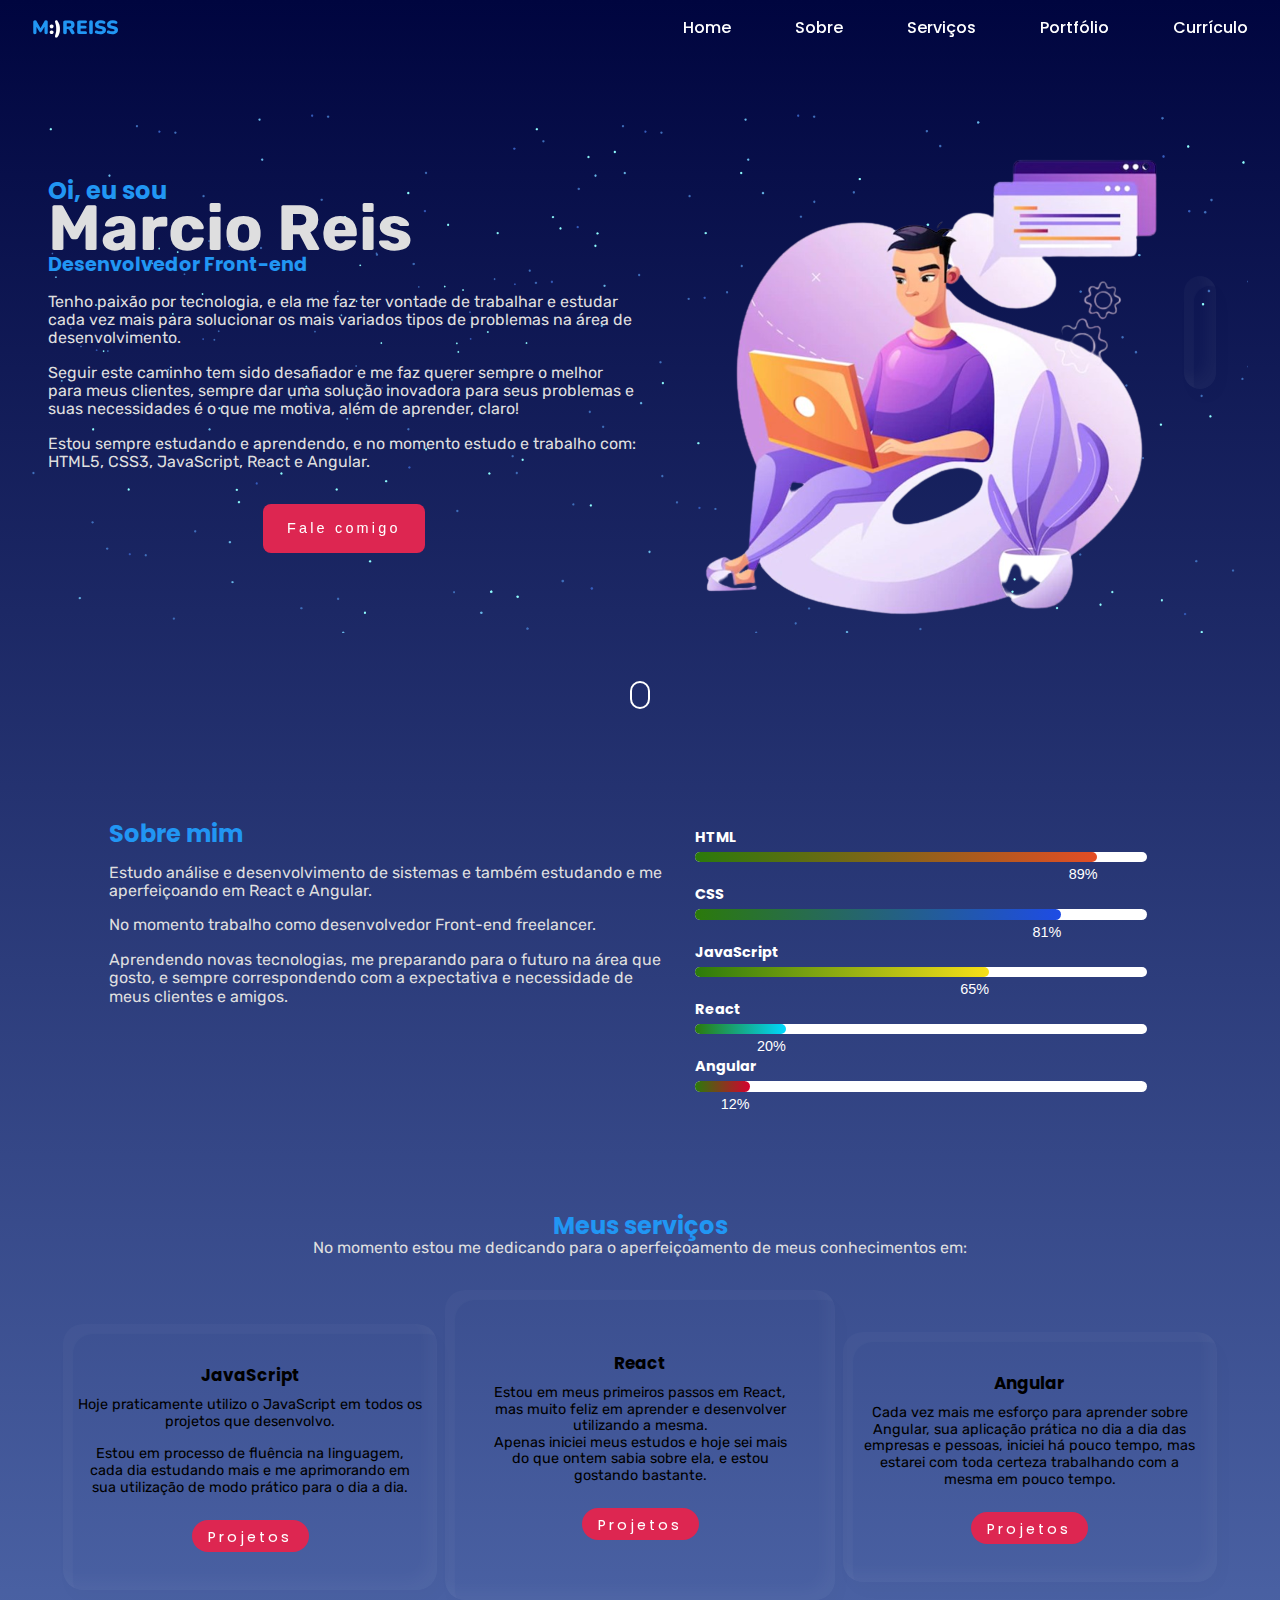
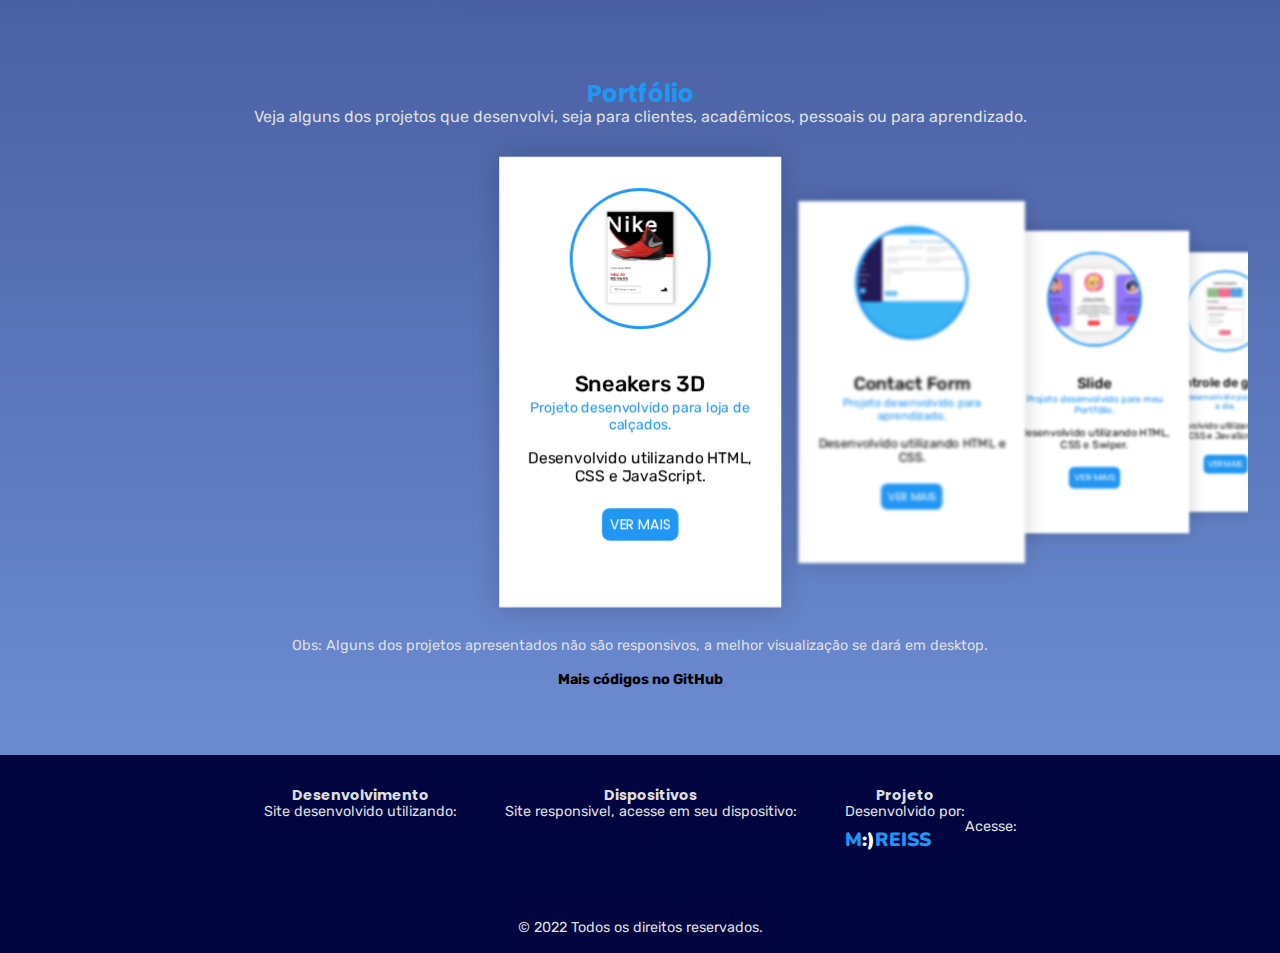
<file: index.html>
<!DOCTYPE html>
<html lang="pt-Br">
    <head>
        <meta charset="UTF-8">
        <meta http-equiv="X-UA-Compatible" content="IE=edge">
        <meta name="viewport" content="width=device-width, initial-scale=1.0">
        <!--========Autor========-->
        <meta name="author" contente="Marcio Reis">
        <meta name="description" contente="Portfólio do desenvolvedor front-end Marcio Reis">
        <meta name="keywords" contente="Portfolio, html, css, front-end, JavaScript, Desenvolvimento, React, React Native, Angular, NodeJS, Vue, Android, IOS, HTTP, SEO, Scrum, Bootstrap, Git, GitHub, Tailwind, Regex, QA, Php, TypeScript">
        <!--========Icon========-->
        <link rel="stylesheet" href="https://unicons.iconscout.com/release/v4.0.0/css/line.css">
        <!--========Swiper========-->
        <link rel="stylesheet" href="https://cdn.jsdelivr.net/npm/swiper/swiper-bundle.min.css"/>
        <!--========CSS========-->
        <link rel="stylesheet" href="assets/css/reset.css">
        <link rel="stylesheet" href="assets/css/normalize.css">
        <link rel="stylesheet" href="assets/css/styles.css">
        <!--========Favicon========-->
        <link rel="shortcut icon" href="/assets/images/favicon.png" type="image/x-icon">
        <title>M:)REISS | Portfólio Marcio Reis</title>
    </head>


<body>

    <!--========Header Navbar========-->
    <header class="header" id="header">
        <nav class="nav">
            <div class="nav__toggle" id="nav-toggle">
                <i class="uil uil-bars"></i>
            </div>
            <div class="nav__logo">
                <a href="index.html">M<span>:)</span>REISS</a>
            </div>
            <div class="nav__menu" id="nav-menu">
                <ul class="nav__list">
                    <li class="nav__item"><a href="#home" class="nav__link" ><i class="uil uil-estate"></i> Home</a></li>
                    <li class="nav__item"><a href="#about" class="nav__link"><i class="uil uil-user-square"></i> Sobre</a></li>
                    <li class="nav__item"><a href="#services" class="nav__link"><i class="uil uil-edit"></i> Serviços</a></li>
                    <li class="nav__item"><a href="#portfolio" class="nav__link"><i class="uil uil-clipboard-notes"></i> Portfólio</a></li>
                    <li class="nav__item"><a href="./assets/resume/curriculo.html" class="nav__link"><i class="uil uil-file-download-alt"></i> Currículo</a></li>
                </ul>
            </div>
        </nav>
    </header>

    <!--========Main========-->
    <main>
        <div class="main__content">

            <!--========Home========-->
            <section class="home" id="home">
                <div class="home__container">
                    <div class="home__box">
                        <aside class="home-left">
                            <h1>Oi, eu sou <br><span>Marcio Reis</span></h1>
                            <h2>Desenvolvedor Front-end</h2>
                            <p>Tenho paixão por tecnologia, e ela me faz ter vontade de trabalhar e estudar cada vez mais para solucionar os mais variados tipos de problemas na área de desenvolvimento.</p>
                            <p>Seguir este caminho tem sido desafiador e me faz querer sempre o melhor para meus clientes, sempre dar uma solução inovadora para seus problemas e suas necessidades é o que me motiva, além de aprender, claro!</p>
                            <p>Estou sempre estudando e aprendendo, e no momento estudo e trabalho com: HTML5, CSS3, JavaScript, React e Angular.</p>
                            <div class="language">
                                <i class="uil uil-html5 html"></i> <i class="uil uil-css3-simple css"></i> <i class="uil uil-java-script js"></i> <i class="uil uil-react react"></i> <i class="uil uil-letter-english-a angular"></i>
                            </div>
                            <div class="home-btn" id="openPopup">
                                <button class="btn btn-default"><i class="uil uil-comment"></i> Fale comigo</button>
                            </div>
                        </aside>
                        <div class="home-right">
                            <img src="assets/images/profile.png" alt="Imagem pessoa com notebook">
                        </div>
                        <div class="home-social">
                            <a href="https://www.linkedin.com/in/devmarcioreis/" target="_blank"><i class="uil uil-linkedin"></i></a>
                            <a href="https://github.com/devmarcioreis" target="_blank"><i class="uil uil-github"></i></a>
                            <a href="https://twitter.com/devmarcioreis" target="_blank"><i class="uil uil-twitter"></i></a>
                            <a href="https://www.instagram.com/devmarcioreis/" target="_blank"><i class="uil uil-instagram-alt"></i></a>
                        </div>
                    </div>
                </div>
            </section>

            <!--========Scroll Down========-->
            <div class="scroll-down">
                <a href="#" class="nouse-wrapper">
                <span class="mouse">
                    <i class="uil uil-angle-down"></i>
                </span>
                </a>
            </div>

            <!--========About========-->
            <section class="about" id="about">
                <div class="about__container">
                    <div class="about__box">
                        <article class="about-text">
                            <h2>Sobre mim</h2>
                            <p>Estudo análise e desenvolvimento de sistemas e também estudando e me aperfeiçoando em React e Angular.</p>
                            <p>No momento trabalho como desenvolvedor Front-end freelancer.</p>
                            <p>Aprendendo novas tecnologias, me preparando para o futuro na área que gosto, e sempre correspondendo com a expectativa e necessidade de meus clientes e amigos.</p>
                        </article>
                        <div class="skills">
                            <div class="skill-item">
                                <h4>HTML</h4>
                                <div class="progress">
                                    <div class="progress-in style-html">
                                        <div class="skill-percent">89%</div>
                                    </div>
                                </div>
                            </div>
                            <div class="skill-item">
                                <h4>CSS</h4>
                                <div class="progress">
                                    <div class="progress-in style-css">
                                        <div class="skill-percent">81%</div>
                                    </div>
                                </div>
                            </div>
                            <div class="skill-item">
                                <h4>JavaScript</h4>
                                <div class="progress">
                                    <div class="progress-in style-js">
                                        <div class="skill-percent">65%</div>
                                    </div>
                                </div>
                            </div>
                            <div class="skill-item">
                                <h4>React</h4>
                                <div class="progress">
                                    <div class="progress-in style-react">
                                        <div class="skill-percent">20%</div>
                                    </div>
                                </div>
                            </div>
                            <div class="skill-item">
                                <h4>Angular</h4>
                                <div class="progress">
                                    <div class="progress-in style-angular">
                                        <div class="skill-percent">12%</div>
                                    </div>
                                </div>
                            </div>
                        </div>
                    </div>
                </div>
            </section>

            <!--========Services========-->
            <section class="services" id="services">
                <div class="services__container">
                    <div class="services-description">
                        <h2>Meus serviços</h2>
                        <p>No momento estou me dedicando para o aperfeiçoamento de meus conhecimentos em:</p>
                    </div>
                    <div class="services-cards">
                        <div class="card">
                            <div class="card-item">
                                <i class="uil uil-java-script js-icon"></i>
                                <h3 class="lang">JavaScript</h3>
                                <p>Hoje praticamente utilizo o JavaScript em todos os projetos que desenvolvo.</p>
                                <p>Estou em processo de fluência na linguagem, cada dia estudando mais e me aprimorando em sua utilização de modo prático para o dia a dia.</p>
                                <a href="https://github.com/devmarcioreis" target="_blank" class="btn btn-default services-btn"><i class="uil uil-github github-icon"></i> Projetos</a>
                            </div>
                        </div>
                        <div class="card">
                            <div class="card-item middle">
                                <i class="uil uil-react react-icon"></i>
                                <h3 class="lang">React</h3>
                                <p>Estou em meus primeiros passos em React, mas muito feliz em aprender e desenvolver utilizando a mesma. <br>Apenas iniciei meus estudos e hoje sei mais do que ontem sabia sobre ela, e estou gostando bastante.</p>
                                <a href="https://github.com/devmarcioreis" target="_blank" class="btn btn-default services-btn"><i class="uil uil-github github-icon"></i> Projetos</a>
                            </div>
                        </div>
                        <div class="card">
                            <div class="card-item">
                                <i class="uil uil-letter-english-a angular-icon"></i>
                                <h3 class="lang">Angular</h3>
                                <p>Cada vez mais me esforço para aprender sobre Angular, sua aplicação prática no dia a dia das empresas e pessoas, iniciei há pouco tempo, mas estarei com toda certeza trabalhando com a mesma em pouco tempo.</p>
                                <a href="https://github.com/devmarcioreis" target="_blank" class="btn btn-default services-btn"><i class="uil uil-github github-icon"></i> Projetos</a>
                            </div>
                        </div>
                    </div>
                </div>
            </section>

            <!--========Portfolio========-->
            <section class="portfolio" id="portfolio">
                <div class="portfolio-text">
                    <h2>Portfólio</h2>
                    <p>Veja alguns dos projetos que desenvolvi, seja para clientes, acadêmicos, pessoais ou para aprendizado.</p>
                </div>
                <div class="swiper mySwiper">
                    <div class="swiper-wrapper">
                        <div class="portfolio-card swiper-slide">
                            <div class="card__image">
                                <img src="assets/images/slide/sneakers.jpg">
                            </div>
                            <div class="card__content">
                                <span class="card__title">Sneakers 3D</span>
                                <span class="card__name">Projeto desenvolvido para loja de calçados.</span>
                                <p class="card__text">Desenvolvido utilizando HTML, CSS e JavaScript.
                                <i class="uil uil-html5 html"></i> <i class="uil uil-css3-simple css"></i> <i class="uil uil-java-script js"></i></p>
                                <a href="https://devmarcioreis.github.io/sneakers-3D/" target="_blank" class="card__btn">Ver mais</a>
                            </div>
                        </div> 
                        <div class="portfolio-card swiper-slide">
                            <div class="card__image">
                                <img src="assets/images/slide/form.jpg">
                            </div>
                            <div class="card__content">
                                <span class="card__title">Contact Form</span>
                                <span class="card__name">Projeto desenvolvido para aprendizado.</span>
                                <p class="card__text">Desenvolvido utilizando HTML e CSS.
                                <i class="uil uil-html5 html"></i> <i class="uil uil-css3-simple css"></i></p>
                                <a href="https://devmarcioreis.github.io/contact-form/" target="_blank" class="card__btn">Ver mais</a>
                            </div>
                        </div> 
                        <div class="portfolio-card swiper-slide">
                            <div class="card__image">
                                <img src="assets/images/slide/card-slide.jpg">
                            </div>
                            <div class="card__content">
                                <span class="card__title">Slide</span>
                                <span class="card__name">Projeto desenvolvido para meu Portfólio.</span>
                                <p class="card__text">Desenvolvido utilizando HTML, CSS e Swiper.
                                <i class="uil uil-html5 html"></i> <i class="uil uil-css3-simple css"></i></p>
                                <a href="https://devmarcioreis.github.io/card-slide/" target="_blank" class="card__btn">Ver mais</a>
                            </div>
                        </div> 
                        <div class="portfolio-card swiper-slide">
                            <div class="card__image">
                                <img src="assets/images/slide/gastos.jpg">
                            </div>
                            <div class="card__content">
                                <span class="card__title">Controle de gastos</span>
                                <span class="card__name">Projeto desenvolvido para uso do dia a dia.</span>
                                <p class="card__text">Desenvolvido utilizando HTML, CSS e JavaScript.
                                <i class="uil uil-html5 html"></i> <i class="uil uil-css3-simple css"></i> <i class="uil uil-java-script js"></i></p>
                                <a href="https://devmarcioreis.github.io/controle-gastos/" target="_blank" class="card__btn">Ver mais</a>
                            </div>
                        </div>   
                        <div class="portfolio-card swiper-slide">
                            <div class="card__image">
                                <img src="assets/images/slide/restaurante.jpg">
                            </div>
                            <div class="card__content">
                                <span class="card__title">Restaurante</span>
                                <span class="card__name">Projeto desenvolvido para cliente.</span>
                                <p class="card__text">Desenvolvido utilizando HTML, CSS e JavaScript.
                                <i class="uil uil-html5 html"></i> <i class="uil uil-css3-simple css"></i> <i class="uil uil-java-script js"></i></p>
                                <a href="https://devmarcioreis.github.io/restaurante/" target="_blank" class="card__btn">Ver mais</a>
                            </div>
                        </div>
                        <div class="portfolio-card swiper-slide">
                            <div class="card__image">
                                <img src="assets/images/slide/musica.jpg">
                            </div>
                            <div class="card__content">
                                <span class="card__title">Projeto Musical</span>
                                <span class="card__name">Projeto desenvolvido para fins acadêmicos.</span>
                                <p class="card__text">Desenvolvido utilizando HTML, CSS e JavaScript.
                                <i class="uil uil-html5 html"></i> <i class="uil uil-css3-simple css"></i> <i class="uil uil-java-script js"></i> </p>
                                <a href="https://devmarcioreis.github.io/academico-musical/" target="_blank" class="card__btn">Ver mais</a>
                            </div>
                        </div>
                        <div class="portfolio-card swiper-slide">
                            <div class="card__image">
                                <img src="assets/images/slide/menu.jpg">
                            </div>
                            <div class="card__content">
                                <span class="card__title">Menu Lateral</span>
                                <span class="card__name">Projeto desenvolvido para teste.</span>
                                <p class="card__text">Desenvolvido utilizando HTML, CSS e JavaScript.
                                <i class="uil uil-html5 html"></i> <i class="uil uil-css3-simple css"></i> <i class="uil uil-java-script js"></i> </p>
                                <a href="https://devmarcioreis.github.io/menu-lateral/" target="_blank" class="card__btn">Ver mais</a>
                            </div>
                        </div>
                        <div class="portfolio-card swiper-slide">
                            <div class="card__image">
                                <img src="assets/images/slide/juice.jpg">
                            </div>
                            <div class="card__content">
                                <span class="card__title">Juice Efects</span>
                                <span class="card__name">Projeto pessoal.</span>
                                <p class="card__text">Desenvolvido utilizando HTML, CSS e JavaScript.
                                    <i class="uil uil-html5 html"></i> <i class="uil uil-css3-simple css"></i> <i class="uil uil-java-script js"></i> </p>
                                <a href="https://devmarcioreis.github.io/juice-efects/" target="_blank" class="card__btn">Ver mais</a>
                            </div>
                        </div>
                        <div class="portfolio-card swiper-slide">
                            <div class="card__image">
                                <img src="assets/images/slide/colors.jpg">
                            </div>
                            <div class="card__content">
                                <span class="card__title">Cores em movimento</span>
                                <span class="card__name">Projeto desenvolvido para teste.</span>
                                <p class="card__text">Desenvolvido utilizando CSS.
                                <i class="uil uil-css3-simple css"></i></p>
                                <a href="https://devmarcioreis.github.io/box-cores/" target="_blank" class="card__btn">Ver mais</a>
                            </div>
                        </div>
                        <div class="portfolio-card swiper-slide">
                            <div class="card__image">
                                <img src="assets/images/slide/calculadora.jpg">
                            </div>
                            <div class="card__content">
                                <span class="card__title">Calculadora</span>
                                <span class="card__name">Calculadora funcionando e bem legal, faça suas contas..</span>
                                <p class="card__text">Desenvolvido utilizando HTML e CSS.
                                <i class="uil uil-html5 html"></i> <i class="uil uil-css3-simple css"></i></p>
                                <a href="https://devmarcioreis.github.io/calculadora-html-css/" target="_blank" class="card__btn">Ver mais</a>
                            </div>
                        </div>
                        <div class="portfolio-card swiper-slide">
                            <div class="card__image">
                                <img src="assets/images/slide/dog.jpg">
                            </div>
                            <div class="card__content">
                                <span class="card__title">Card Glass</span>
                                <span class="card__name">Não esqueça de seguir o cachorrinho em suas redes.</span>
                                <p class="card__text">Desenvolvido utilizando HTML e CSS.
                                <i class="uil uil-html5 html"></i> <i class="uil uil-css3-simple css"></i></p>
                                <a href="https://devmarcioreis.github.io/card-vidro/" target="_blank" class="card__btn">Ver mais</a>
                            </div>
                        </div>
                        <div class="portfolio-card swiper-slide">
                            <div class="card__image">
                                <img src="assets/images/slide/input.jpg">
                            </div>
                            <div class="card__content">
                                <span class="card__title">Input CSS</span>
                                <span class="card__name">Projeto desenvolvido para fins acadêmicos.</span>
                                <p class="card__text">Desenvolvido utilizando HTML e CSS.
                                <i class="uil uil-html5 html"></i> <i class="uil uil-css3-simple css"></i></p>
                                <a href="https://devmarcioreis.github.io/input-box/" target="_blank" class="card__btn">Ver mais</a>
                            </div>
                        </div>
                        <div class="portfolio-card swiper-slide">
                            <div class="card__image">
                                <img src="assets/images/slide/itens.jpg">
                            </div>
                            <div class="card__content">
                                <span class="card__title">Adicionar itens</span>
                                <span class="card__name">Adicione itens com JavaScript de forma fácil.</span>
                                <p class="card__text">Desenvolvido utilizando HTML, CSS e JavaScript.
                                <i class="uil uil-html5 html"></i> <i class="uil uil-css3-simple css"></i> <i class="uil uil-java-script js"></i> </p>
                                <a href="https://devmarcioreis.github.io/adicionando-itens/" target="_blank" class="card__btn">Ver mais</a>
                            </div>
                        </div>
                        <div class="portfolio-card swiper-slide">
                            <div class="card__image">
                                <img src="assets/images/slide/navbar.jpg">
                            </div>
                            <div class="card__content">
                                <span class="card__title">Navbar</span>
                                <span class="card__name">Menu pronto para desktop, tablet e celular.</span>
                                <p class="card__text">Desenvolvido utilizando HTML, CSS e JavaScript.
                                <i class="uil uil-html5 html"></i> <i class="uil uil-css3-simple css"></i> <i class="uil uil-java-script js"></i> </p>
                                <a href="https://devmarcioreis.github.io/Navbar/" target="_blank" class="card__btn">Ver mais</a>
                            </div>
                        </div>
                    </div>
                </div>

                <p class="porfolio-info">
                    Obs: Alguns dos projetos apresentados não são responsivos, a melhor visualização se dará em desktop.<br> <span>Mais códigos no GitHub</span> 
                    <a href="https://github.com/devmarcioreis" target="_blank"><i class="uil uil-github portfolio-icon"></i></a>
                </p>
            </section>


        </div>

        <!--========Footer========-->
        <footer>
            <div class="footer__cards">
                <div class="footer__card">
                    <div class="footer__box">
                        <h4>Desenvolvimento</h4>
                        <p>Site desenvolvido utilizando:</p>
                        <i class="uil uil-html5"></i>
                        <i class="uil uil-css3-simple"></i>
                        <i class="uil uil-java-script"></i>
                    </div>
                    <div class="footer__box">
                        <h4>Dispositivos</h4>
                        <p>Site responsivel, acesse em seu dispositivo:</p>
                        <i class="uil uil-tv-retro"></i>
                        <i class="uil uil-desktop"></i>
                        <i class="uil uil-mobile-android-alt"></i>
                        <i class="uil uil-tablet"></i>
                    </div>
                    <div class="footer__box">
                        <h4>Projeto</h4>
                        <p>Desenvolvido por:</p>
                        <a href="index.html">M<span>:)</span>REISS</a>
                    </div>
                </div>
                <div class="footer__social">
                    <p>Acesse:</p>
                    <ul>
                        <li><a href="https://www.linkedin.com/in/devmarcioreis/" target="_blank"><i class="uil uil-linkedin"></i></a></li>
                        <li><a href="https://github.com/devmarcioreis" target="_blank"><i class="uil uil-github"></i></a></li>
                        <li><a href="https://twitter.com/devmarcioreis" target="_blank"><i class="uil uil-twitter"></i></a></li>
                        <li><a href="https://www.instagram.com/devmarcioreis/" target="_blank"><i class="uil uil-instagram-alt"></i></a></li>
                    </ul>
                </div>
            </div>
            <p class="footer__copy">&copy; 2022 Todos os direitos reservados.</p>
        </footer>

    </main>

    <!--========Popup========-->
    <div class="popup" id="popup">
        <div class="popup-btn" id="closePopup">x</div>
        <p>Fale comigo através: <br> <i class="uil uil-envelope-alt"></i><span> dev.marcioreis@gmail.com</span> ou <i class="uil uil-corner-right-down"></i></p>
        <div class="popup-contact">
            <a href="https://t.me/marcioreissantos" target="_blank"><i class="uil uil-telegram-alt"></i></a>
             <a href="http://api.whatsapp.com/send?1=pt_BR&phone=5511994341245" target="_blank"><i class="uil uil-whatsapp"></i></a>
        </div>
    </div>
    

    <!--========JavaScript========-->
    <script src="assets/js/main.js"></script>

    <!--========JavaScript Swiper========-->
    <script src="https://cdn.jsdelivr.net/npm/swiper/swiper-bundle.min.js"></script>

    <!--========JavaScript Initialize  Swiper========-->
    <script>
      var swiper = new Swiper(".mySwiper", {
        effect: "coverflow",
        grabCursor: true,
        centeredSlides: true,
        slidesPerView: "auto",
        coverflowEffect: {
          rotate: 0,
          stretch: 0,
          depth: 300,
          modifier: 1,
          slideShadows: false,
        },
        pagination: {
          el: ".swiper-pagination",
        },
      });
    </script>

</body>
</html>
</file>
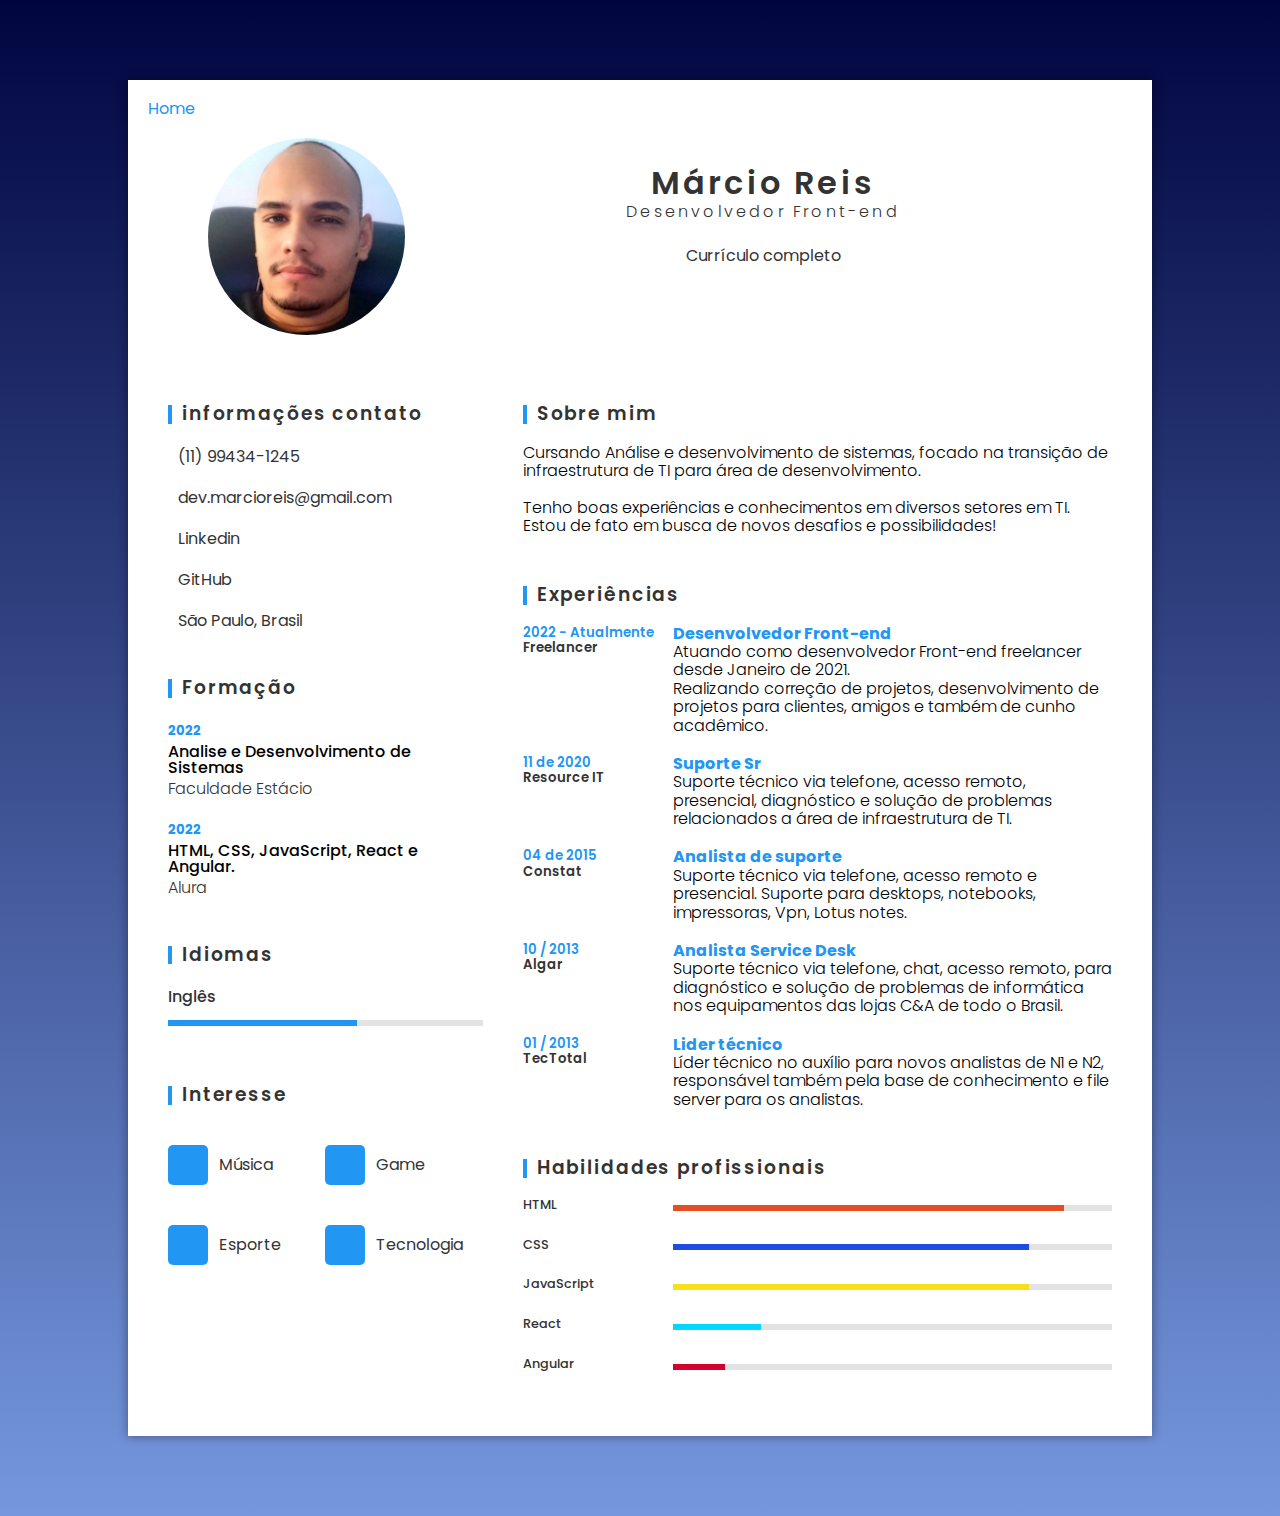
<file: assets/resume/curriculo.html>
<!DOCTYPE html>
<html lang="pt-Br">
<head>
    <meta charset="UTF-8">
    <meta http-equiv="X-UA-Compatible" content="IE=edge">
    <meta name="viewport" content="width=device-width, initial-scale=1.0">
    <!--========Icon========-->
    <link rel="stylesheet" href="https://unicons.iconscout.com/release/v4.0.0/css/line.css">
    <!--========CSS========-->
    <link rel="stylesheet" href="/assets/css/normalize.css">
    <link rel="stylesheet" href="/assets/css/reset.css">
    <link rel="stylesheet" href="curriculo.css">
    <title>M:)REISS | Currículo Marcio Reis</title>
</head>

<body>
    
    <!--========Curriculo========-->
    <section class="curriculo">

            <div class="top">
                <div class="profile">
                    <a class="home" href="../../index.html"><i class="uil uil-estate"></i> Home</a>
                    <div class="box">
                        <img src="perfil.jpg" alt="Foto de perfil">
                    </div>
                </div>
                <div class="profile-text">
                    <h3>Márcio Reis<br><span>Desenvolvedor Front-end</span><br></h3>
                    <a href="curriculo-marcioreis.pdf" target="_blank">Currículo completo <i class="uil uil-file-download"></i></a><br>
                </div>
            </div>

            <div class="content-box">
                <div class="left">
                    <h3>informações contato</h3>
                    <ul>
                        <li>
                            <span class="icon"><i class="uil uil-mobile-android-alt"></i></span>
                            <span class="text">(11) 99434-1245</span>
                        </li>
                        <li>
                            <span class="icon"><i class="uil uil-envelope-check"></i></span>
                            <span class="text">dev.marcioreis@gmail.com</span>
                        </li>
                        <li>
                            <span class="icon"> <a href=""></a><i class="uil uil-linkedin"></i></span>
                            <span class="text"><a href="https://www.linkedin.com/in/devmarcioreis/" target="_blank">Linkedin</a></span>
                        </li>
                        <li>
                            <span class="icon"><i class="uil uil-github"></i></span>
                            <span class="text"><a href="https://github.com/devmarcioreis" target="_blank">GitHub</a></span>
                        </li>
                        <li>
                            <span class="icon"><i class="uil uil-location-point"></i></span>
                            <span class="text">São Paulo, Brasil</span>
                        </li>
                    </ul>
                    <h3>Formação</h3>
                    <ul class="education">
                        <li>
                            <h5>2022</h5>
                            <h4>Analise e Desenvolvimento de Sistemas</h4>
                            <h6>Faculdade Estácio</h6>
                        </li>
                        <li>
                            <h5>2022</h5>
                            <h4>HTML, CSS, JavaScript, React e Angular.</h4>
                            <h6>Alura</h6>
                        </li>
                    </ul>
            
                    <h3>Idiomas</h3>
                    <ul class="language">
                        <li>
                            <span class="text">Inglês</span>
                            <span class="percent">
                                <div></div>
                            </span>
                        </li>
                    </ul>
                    <h3>Interesse</h3>
                    <ul class="interest">
                        <li><span class="icon"><i class="uil uil-headphones"></i></span>Música</li>
                        <li><span class="icon"><i class="uil uil-football"></i></span>Game</li>
                        <li><span class="icon"><i class="uil uil-football-american"></i></span>Esporte</li>
                        <li><span class="icon"><i class="uil uil-robot"></i></span>Tecnologia</li>
                    </ul>
                </div>
                <div class="right">
                    <div class="about">
                        <h3>Sobre mim</h3>
                        <p>Cursando Análise e desenvolvimento de sistemas, focado na transição de infraestrutura de TI para área de desenvolvimento.</p><br>
                        <p>Tenho boas experiências e conhecimentos em diversos setores em TI.</p>
                        <p>Estou de fato em busca de novos desafios e possibilidades!</p>
                    </div>
                    <div class="about">
                        <h3>Experiências</h3>
                        <div class="box">
                            <div class="year-company">
                                <h5>2022 - Atualmente</h5>
                                <h5>Freelancer</h5>
                            </div>
                            <div class="text">
                                <h4>Desenvolvedor Front-end</h4>
                                <p>Atuando como desenvolvedor Front-end freelancer desde Janeiro de 2021. <br>Realizando correção de projetos, desenvolvimento de projetos para clientes, amigos e também de cunho acadêmico.</p>
                            </div>
                        </div>
                        <div class="box">
                            <div class="year-company">
                                <h5>11 de 2020</h5>
                                <h5>Resource IT</h5>
                            </div>
                            <div class="text">
                                <h4>Suporte Sr</h4>
                                <p>Suporte técnico via telefone, acesso remoto, presencial, diagnóstico e solução de problemas relacionados a área de infraestrutura de TI.</p>
                            </div>
                        </div>
                        <div class="box">
                            <div class="year-company">
                                <h5>04 de 2015</h5>
                                <h5>Constat</h5>
                            </div>
                            <div class="text">
                                <h4>Analista de suporte</h4>
                                <p>Suporte técnico via telefone, acesso remoto e presencial. Suporte para desktops, notebooks, impressoras, Vpn, Lotus notes.</p>
                            </div>
                        </div>
                        <div class="box">
                            <div class="year-company">
                                <h5>10 / 2013</h5>
                                <h5>Algar</h5>
                            </div>
                            <div class="text">
                                <h4>Analista Service Desk</h4>
                                <p>Suporte técnico via telefone, chat, acesso remoto, para diagnóstico e solução de problemas de informática nos equipamentos das lojas C&A de todo o Brasil.</p>
                            </div>
                        </div>
                        <div class="box">
                            <div class="year-company">
                                <h5>01 / 2013</h5>
                                <h5>TecTotal</h5>
                            </div>
                            <div class="text">
                                <h4>Lider técnico</h4>
                                <p>Líder técnico no auxílio para novos analistas de N1 e N2, responsável também pela base de conhecimento e file server para os analistas.</p>
                            </div>
                        </div>
                    </div>
                    <div class="about skills">
                        <h3>Habilidades profissionais</h3>
                        <div class="box">
                            <h4>HTML</h4>
                            <span class="percent">
                                <div class="html"></div>
                            </span>
                        </div>
                        <div class="box">
                            <h4>CSS</h4>
                            <span class="percent">
                                <div class="css"></div>
                            </span>
                        </div>
                        <div class="box">
                            <h4>JavaScript</h4>
                            <span class="percent">
                                <div class="js"></div>
                            </span>
                        </div>
                        <div class="box">
                            <h4>React</h4>
                            <span class="percent">
                                <div class="react"></div>
                            </span>
                        </div>
                        <div class="box">
                            <h4>Angular</h4>
                            <span class="percent">
                                <div class="angular"></div>
                            </span>
                        </div>
                    </div>
                </div>
            </div>
    </section>

</body>
</html>
</file>
<file: assets/css/styles.css>
@charset "UTF-8";

/*==========Google Fonts - Rubik==========*/
@import url('https://fonts.googleapis.com/css2?family=Rubik:wght@300;400;500;600;700;800;900&display=swap');

/*==========Google Fonts - Nunito==========*/
@import url('https://fonts.googleapis.com/css2?family=Nunito:wght@200;300;400;500;600;700;800;900&display=swap');

/*==========Google Fonts - Poppins==========*/
@import url('https://fonts.googleapis.com/css2?family=Poppins:wght@100;200;300;400;500;600;700;800;900&display=swap');

/*==========Root==========*/
:root {

    --font-principal: 'Poppins';
    --font-logo: 'Nunito';
    --font-text: 'Rubik';
    --color-text: #dededf;
    --color-primary: #2196F3;
    --color-secundary: #DD2651;
    --color-background: #00053F;
    --color-background1:#7597de;
    --color-2: #09011c;
    --color-white: #fff;
    --color-dark: #000;
    --color-green: #2B7A0B;
    --color-purple: #7728ff;
    --color-icon-html: #E44D25;
    --color-icon-css: #1E4CE5;
    --color-icon-js: #F7E018;
    --color-icon-react: #00D8FF;
    --color-icon-angular: #D6002F;
    --color-transparent: rgba(0, 0, 0, 0);
    --color-facebook: #38548F;
    --color-twitter: #28A0D5;
    --color-linkedin: #0A66C2;
    --color-instagram: #B1319F;
    --color-telegram: #2FA0D6;
    --color-github: #000000;
    --color-whatsapp: #2BAF3E;
    --color-shadow-social: inset 10px 10px 1px rgba(248, 248, 248, 0.027), 
    5px 10px 20px rgba(0, 0, 0, 0.014), 
    5px 2px 1px rgba(255, 249, 249, 0), 
    inset -10px -10px 15px rgba(255, 255, 255, 0.034);
    --border-radius: 1.25rem;
    --box-shadow: 0px 5px 20px 0px rgba(69, 67, 96, 0.1);
    --bg-gradient: linear-gradient(var(--color-background), var(--color-background1));

}

/*==========Reset CSS==========*/
*, *::before, *::after {
    margin: 0;
    padding: 0;
    list-style: none;
    text-decoration: none;
    box-sizing: border-box;
    font-family: Arial, Helvetica, sans-serif;
}

/*==========Base==========*/
body {
    font-style: normal;
    font-size: .9rem;
    font-family: var(--font-principal);
    background: var(--bg-gradient);
}
img {
    max-width: 100%;
    height: auto;
    vertical-align: middle;
}
a {
    color: var(--color-dark);
    font-family: var(--font-principal);
}
h1, h2, h3, h4, h5, h6 {
    font-family: var(--font-principal);
}
p, span, small {
    font-family: var(--font-text);
    color: var(--color-text);
}
.html {
    color: var(--color-icon-html);
}
.css {
    color: var(--color-icon-css);
}
.js {
    color: var(--color-icon-js);
}
.react {
    color: var(--color-icon-react);
}
.angular {
    color: var(--color-icon-angular);
}

/*==========Button==========*/
.btn {
    padding: 1rem 1.5rem;
    border-radius: .5rem;
    border: none;
}
.btn:focus {
    outline: 0;
}
@keyframes button-push {
    50% {
        transform: scale(0.8);
    }
    100% {
        transform: scale(1);
    }
}
.btn-default {
    color: var(--color-white);
    letter-spacing: .2rem;
    vertical-align: middle;
    display: inline-block;
    background: var(--color-secundary);
    transform: perspective(1px) translateZ(0);
    cursor: pointer;
}
.btn-default:hover {
    animation-name: button-push;
    animation-duration: 0.3s;
    animation-timing-function: linear;
    animation-iteration-count: 1;
}

/*==========Header Navbar==========*/
.header {
    width: 100vw;
    height: 3.5rem;
    display: grid;
    place-items: center;
    position: fixed;
    top: 0;
    left: 0;
    z-index: 2;
}
.header .nav {
    width: 95%;
    height: 100%;
    display: flex;
    justify-content: space-between;
    align-items: center;
}
.nav__toggle i {
    font-size: 1.7rem;
    cursor: pointer;
    color: var(--color-white);
}
.nav__logo a {
    font-family: var(--font-logo);
    font-size: 1.2rem;
    font-weight: 900;
    color: var(--color-primary);
}
.nav__logo a span {
    font-family: var(--font-logo);
    color: var(--color-white);
}
.header .nav .nav__menu .nav__list .nav__item a {
    color: var(--color-white);
    font-weight: 500;
    font-size: 1rem;
    height: 100%;
    display: flex;
    align-items: center;
    position: relative;
    transition: .5s ease;
}
.header .nav .nav__menu .nav__list .nav__item a i {
    color: var(--color-white);
    letter-spacing: .2rem;
}


/*==========Media Query Navbar Tablet / Mobile==========*/
@media (min-width: 0px) and (max-width: 1024px) {
    .nav__menu {
        position: fixed;
        top: 3.5rem;
        left: -100%;
        width: 40%;
        height: 100vh;
        background: var(--color-background);
        transition: all .5s ease;
    }
    .nav__list {
        margin-left: 1rem;
    }
    .nav__item {
        margin: 2rem auto;
    }

}

/*==========Media Query Navbar Desktop / Big Screen==========*/
@media (min-width: 1024px) {
    .nav__toggle {
        display: none;
    }
    .header .nav .nav__menu .nav__list {
        display: flex;
        align-items: center;
        gap: 4rem;
        height: 100%;
    }
    .header .nav .nav__menu .nav__list .nav__item {
        height: 100%;
    }
    .header .nav .nav__menu .nav__list .nav__item a::before {
        content: '';
        background: var(--color-primary);
        width: 100%;
        height: 0;
        position: absolute;
        z-index: -1;
        left: 0;
        bottom: -1rem;
        transition: height .5s;
    }
    .header .nav .nav__menu .nav__list .nav__item a:hover {
        color: var(--color-white);
    }
    .header .nav .nav__menu .nav__list .nav__item a:hover::before {
        height: 3.5rem;
    }

}

/*==========JavaScript==========*/
.show {
    left: 0;
}
.scroll-header {
    background: var(--color-background);
}

/*==========Main==========*/
main {
    margin: 3.5rem auto auto auto;
}
main .main__content {
    width: 95vw;
    margin: auto;
}

/*==========Home==========*/
.home {
    border-radius: 1rem;
    margin-top: 7rem;
    background: url(/assets/images/stars.png);
    background-repeat: no-repeat;
    background-position: center;
    background-size: cover;
   
}
.home .home__container {
    padding: 1rem;
}
.home .home__container .home__box {
    display: flex;
    align-items: center;
    justify-content: space-between;
}
.home .home__container .home__box .home-left {
    flex: 0 0 50%;
}
.home .home__container .home__box .home-left h1 {
    font-size: 1.5rem;
    margin-bottom: -.1rem;
    color: var(--color-primary);
}
.home .home__container .home__box .home-left h1 span {
    font-size: 4rem;
    line-height: 3rem;
}
.home .home__container .home__box .home-left h2 {
    font-size: 1.2rem;
    margin-bottom: 1rem;
    color: var(--color-primary);
}
.home .home__container .home__box .home-left p {
    font-size: 1rem;
    margin-bottom: 1rem;
}
.home .home__container .home__box .home-left .language {
    font-size: 1.5rem;
    letter-spacing: 1rem;
    text-align: center;
}
.home .home__container .home__box .home-left .home-btn {
    text-align: center;
    margin: 2rem 0;
}
.home .home__container .home__box .home-social {
    display: flex;
    flex-direction: column;
    gap: 1.7rem;
    box-shadow: var(--color-shadow-social);
    border-radius: 5rem;
    padding: 1rem;
    margin: -5rem 1rem 0 0;
}
.home .home__container .home__box .home-social i {
    color: var(--color-primary);
    font-size: 1.7rem;
    transition: .5s ease;
}
.home .home__container .home__box .home-social i:hover {
    color: var(--color-secundary);
    transition: .5s ease;
}

/*==========Scrol Down==========*/
.scroll-down {
    left: 0;
    width: 100%;
    margin: 3rem auto;
}
.nouse-wrapper {
    display: block;
    padding: auto;
    max-width: 100%;
    text-align: center;
}
@keyframes ani-mouse {
    0% {
        top: 0%;
    }
    15% {
        top: 30%;
    }
    50% {
        top: 50%;
    }
    100% {
        text-outline: 20% 0;
    }
}
.mouse {
    border: 2px solid var(--color-white);
    display: block;
    height: 1.75rem;
    width: 1.25rem;
    margin: auto;
    border-radius: var(--border-radius);
    position: relative;
}
.mouse i {
    color: var(--color-white);
    position: absolute;
    top: .5rem;
    left: 7%;
    display: block;
    animation: ani-mouse 2s linear infinite;
}

/*==========About==========*/
.about .about__container {
    padding: 1rem;
    width: 90%;
    margin: auto;
}
.about .about__container .about__box {
    display: flex;
    align-items: baseline;
    justify-content: space-evenly;
}
.about .about__container .about__box .about-text h2 {
    margin-bottom: 1rem;
    color: var(--color-primary);
    font-size: 1.5rem;
}
.about .about__container .about__box .about-text p {
    margin-bottom: 1rem;
    font-size: 1rem;
}
.about__box .skills {
    width: 100%;
    margin: 2rem auto;
    padding: 1.5rem;
}
.about__box .skills .skill-item {
    max-width: 100%;
}
.about__box .skills .skill-item h4 {
    text-align: left;
    color: var(--color-white);
    margin-bottom: .4rem;
}
.about__box .skills .skill-item .progress {
    height: 0.65rem;
    border-radius: var(--border-radius);
    width: 100%;
    position: relative;
    background: var(--color-white);
}
.about__box .skills .skill-item:not(:last-child) {
    margin-bottom: 1.5rem;
}
.about__box .skills .skill-item .progress .progress-in {
    position: absolute;
    left: 0;
    top: 0;
    height: 100%;
    border-radius: var(--border-radius);
}
.style-html {
    width: 89%;
    background: linear-gradient(90deg, var(--color-green), var(--color-icon-html));
}
.style-css {
    width: 81%;
    background: linear-gradient(90deg, var(--color-green), var(--color-icon-css));
}
.style-js {
    width: 65%;
    background: linear-gradient(90deg, var(--color-green), var(--color-icon-js));
}
.style-react {
    width: 20%;
    background: linear-gradient(90deg, var(--color-green), var(--color-icon-react));
}
.style-angular {
    width: 12%;
    background: linear-gradient(90deg, var(--color-green), var(--color-icon-angular));
}
.about__box .skills .skill-item .skill-percent {
    position: absolute;
    right: 0;
    top: .9rem;
    color: var(--color-white);
}

/*==========Services==========*/
.services .services__container {
    padding: 1rem;
}
.services-description {
    text-align: center;
    margin: 2rem auto;
}
.services-description h2 {
    color: var(--color-primary);
    font-size: 1.5rem;
}
.services-description p {
    font-size: 1rem;
}
.services-cards {
    display: flex;
    align-items: center;
    justify-content: center;
    gap: .5rem;
}
.services-cards .card {
    width: 25rem;
    transition: all .3s ease;
}
.services-cards .card:hover {
    transform: translateY(-0.625rem);
}
.card:nth-child(odd) {
    margin-top: 1.5rem;
}
.card:nth-child(1) {
    padding-left: 15px;
}
.card:nth-child(3) {
    padding-right: 15px;
}
.js-icon, .react-icon, .angular-icon {
    font-size: 4rem;
}
.card-item {
    padding: 1.9rem 0.95rem;
    background: var(--color-transparent);
    text-align: center;
    border-radius: 1.25rem;
    box-shadow: var(--color-shadow-social);
}
.card-item h3.lang {
    margin: .75rem 0;
}
.services-cards .card .card-item p {
    margin-bottom: 1rem;
    color: var(--color-dark);
}
.card-item.middle {
    padding: 3.25rem 2.5rem;  
    z-index: 1; 
    position: relative;
}
.services-btn {
    margin: .5rem 0;
    padding: .3rem 1rem;
    border-radius: 5rem;
    color: var(--color-white);
}
.github-icon {
    font-size: 1.2rem;
    color: var(--color-white);
}

/*==========Portfolio==========*/
.portfolio {
    margin: 4rem 0;
}
.portfolio-text, .porfolio-info {
    text-align: center;
}
.portfolio-text h2 {
    color: var(--color-primary);
    font-size: 1.5rem;
}
.portfolio-text p, .porfolio-info p {
    font-size: 1rem;
}
.swiper {
    width: 100%;
}
.swiper-wrapper {
    display: flex;
    align-items: center;
    width: 100%;
    height: 32rem;
}
.portfolio-card {
    display: flex;
    align-items: center;
    flex-direction: column;
    width: 18rem;
    height: 90%;
    background: var(--color-white);
    box-shadow: 0 0 2em rgba(0, 0, 0, .2);
    padding: 2rem 1rem;
    margin: 0 2em;
}
.swiper-slide:not(.swiper-slide-active) {
    filter: blur(2px);
}
.card__image {
    width: 9rem;
    height: 9rem;
    border-radius: 50%;
    padding: .2rem;
    margin-bottom: 2.5rem;
    background: var(--color-primary);
}
.card__image img {
    width: 100%;
    height: 100%;
    border-radius: 50%;
    object-fit: cover;
}
.card__content {
    display: flex;
    align-items: center;
    flex-direction: column;
}
.card__title {
    font-size: 1.4rem;
    font-weight: 500;
    position: relative;
    top: .2rem;
    margin-bottom: .5rem;
    color: var(--color-dark);
}
.card__name {
    text-align: center;
    color: var(--color-primary);
}
.card__text {
    font-size: 1rem;
    text-align: center;
    margin: 1rem 0;
    color: var(--color-dark);
}
.card__btn {
    background: var(--color-primary);
    color: var(--color-white);
    font-size: .9rem;
    text-transform: uppercase;
    border: none;
    padding: .5rem;
    border-radius: .5rem;
    margin-top: .5rem;
    cursor: pointer;
    transition: all .5s;
}
.card__btn:hover {
    background: var(--color-secundary);
}
.porfolio-info span {
    font-weight: bold;
    color: var(--color-dark);
}
.portfolio-icon {
    font-size: 2rem;
    color: var(--color-dark);
}

/*==========Footer==========*/
footer {
    padding: 2rem 0 1rem 0;
    margin-top: 4rem;
    background: var(--color-background);
}
.footer__cards {
    display: flex;
    align-items: center;
    justify-content: center;
    width: 95%;
    margin: auto;
}
.footer__card {
    display: flex;
    justify-content: space-around;
    gap: 3rem;
}
.footer__box {
    margin-bottom: 2rem;
}
.footer__box h4 {
    color: var(--color-text);
    text-align: center;
}
.footer__box p {
    color: var(--color-text);
    margin-bottom: .5rem;
}
.footer__box i {
    font-size: 1.5rem;
    letter-spacing: 2rem;
    color: var(--color-text);
    margin-left: .7rem;
}
.footer__box a {
    font-family: var(--font-logo);
    font-size: 1.2rem;
    font-weight: 900;
    color: var(--color-primary);
}
.footer__box a span {
    font-family: var(--font-logo);
    color: var(--color-white);
}
.footer__social {
    text-align: center;
    margin-top: -1rem;
}
.footer__social ul {
    display: flex;
    margin-left: 2rem;
}
.footer__social p {
    color: var(--color-text);
    margin-bottom: .3rem;
}
.footer__social i {
    font-size: 1.5rem;
    letter-spacing: 1rem;
    color: var(--color-primary);
    transition: all .5s ease;
}
.footer__social i:hover {
    color: var(--color-secundary);
}
.footer__copy {
    text-align: center;
    color: var(--color-text);
    margin-top: 2rem;
}

/*==========Popup==========*/
.popup {
    width: 20rem;
    height: 12rem;
    background: var(--color-primary);
    border-radius: 1rem;
    position: absolute;
    top: 0;
    left: 50%;
    transform: translate(-50%, -50%) scale(0.1);
    text-align: center;
    padding: 1rem;
    visibility: hidden;
    transition: transform .4s, top .4s;
}
.open-popup {
    visibility: visible;
    top: 50%;
    transform: translate(-50%, -50%) scale(1);
}
.popup p {
    font-size: 1rem;
    margin-top: .5rem;
    color: var(--color-white);
}
.popup p span {
    color: var(--color-white);
}
.popup-btn {
   font-size: 1.5rem;
   cursor: pointer;
   margin-left: 15rem;
   color: var(--color-dark);
}
.popup-contact {
    display: flex;
    justify-content: center; 
    gap: 1.5rem;
    margin: 1.4rem auto .7rem auto;
}
.popup-contact i {
    display: flex;
    align-items: center;
    justify-content: center;
    background: var(--color-2);
    width: 3rem;
    height: 3rem;
    border-radius: 50%;
    font-size: 1.3rem;
}
.uil-telegram-alt {
    color: var(--color-telegram);
}
.uil-whatsapp {
    color: var(--color-whatsapp);
}
.uil-envelope-edit {
    color: var(--color-purple);
}


/*==========Media Query Tablet==========*/
@media (min-width: 768px) and (max-width: 1024px) {
    .home {
        margin: 5rem auto 10rem auto;
        box-shadow: none;
    }
    .home:hover {
        box-shadow: none;
    }
    .home .home__container {
        padding: 0;
    }
    .home .home__container .home__box {
        flex-direction: column;
    }
    .home .home__container .home__box .home-left h1 {
        font-size: 1.2rem;
    }
    .home .home__container .home__box .home-left h1 span {
        font-size: 3.5rem;
    }
    .home .home__container .home__box .home-left h2 {
        font-size: 1.5rem;
    }
    .home .home__container .home__box .home-left p {
        font-size: 1rem;
    }
    .home .home__container .home__box .home-left .language {
        font-size: 2rem;
    }
    .home .home__container .home__box .home-social {
        margin-top: -25rem;
        margin-right: -40rem;
        gap: 1.5rem;
    }
    .home .home__container .home__box .home-social i {
        font-size: 1.5rem;
    }
    .home .home__container .home__box .home-social i:hover {
        color: var(--color-primary);
    }

    /*==========About==========*/
    .about .about__container .about__box {
        flex-direction: column;
    }
    .about .about__container .about__box .about-text  {
        margin: auto;
    }
    .about .about__container .about__box .about-text h2 {
        text-align: center;
    }
    .about .about__container .about__box .about-text p {
        font-size: 1rem;
    }
    .about__box .skills {
        background: var(--color-white);
        border-radius: 1rem;
    }
    .about__box .skills .skill-item h4 {
        color: var(--color-dark);
    }
    .about__box .skills .skill-item .progress .skill-percent {
        color: var(--color-dark);
    }

    /*==========Footer==========*/
    .footer__cards {
        flex-direction: column;
    }
    
}


/*==========Media Query Mobile==========*/
@media (min-width: 0px) and (max-width: 768px) {
    .home {
        margin-top: 4rem;
        box-shadow: none;
    }
    .home:hover {
        box-shadow: none;
    }
    .home .home__container {
        padding: 1rem;
    }
    .home .home__container .home__box {
        flex-direction: column;
    }
    .home .home__container .home__box .home-left h1 {
        font-size: 1rem;
    }
    .home .home__container .home__box .home-left h1 span {
        font-size: 3rem;
    }
    .home .home__container .home__box .home-left h2 {
        font-size: 1rem;
    }
    .home .home__container .home__box .home-left .language {
        font-size: 1.2rem;
    }
    .home .home__container .home__box .home-social {
        flex-direction: row;
        margin-top: 2rem;
        gap: 1.7rem;
    }
    .home .home__container .home__box .home-social i {
        font-size: 1.3rem;
    }
    .home .home__container .home__box .home-social i:hover {
        color: var(--color-primary);
    }

    /*==========About==========*/
    .about .about__container {
        padding: 0;
    }
    .about .about__container .about__box {
        flex-direction: column;
    }
    .about .about__container .about__box .about-text h2 {
        font-size: 1.4rem;
    }
    .about__box .skills {
        background: var(--color-white);
        border-radius: 1rem;
    }
    .about__box .skills .skill-item h4 {
        color: var(--color-dark);
    }
    .about__box .skills .skill-item .progress .skill-percent {
        color: var(--color-dark);
    }

    /*==========Services==========*/
    .services-description h2 {
        font-size: 1.4rem;
    }
    .services-cards {
        flex-direction: column;
        gap: 1rem;
    }
    .services-cards .card {
        width: 20rem;
    }
    .card:nth-child(odd) {
        margin-top: 0;
    }
    .card:nth-child(1) {
        padding-left: 0;
    }
    .card:nth-child(3) {
        padding-right: 0;
    }

    /*==========Footer==========*/
    .footer__cards {
        flex-direction: column;
        text-align: center;
        align-items: center;
    }
    .footer__card {
        flex-direction: column;
    }
    .footer__box {
        margin-bottom: -1rem;
    }
    .footer__social {
        margin-top: 2.5rem;
    }
    
}
</file>
<file: assets/resume/curriculo.css>
@charset "UTF-9";

/*==========Google Fonts - Poppins==========*/
@import url('https://fonts.googleapis.com/css2?family=Poppins:wght@100;200;300;400;500;600;700;800;900&display=swap');


/*==========Reset CSS==========*/
* {
    margin: 0;
    padding: 0;
    list-style: none;
    text-decoration: none;
    box-sizing: border-box;
    font-family: 'Poppins';
}

/*==========Body==========*/
body {
    background: linear-gradient(#00053F, #7597de);
}
a {
    color: #333;
}

/*==========Curriculo==========*/
.curriculo {
    background: #fff;
    margin: 5rem auto;
    box-shadow: 0 0 10px rgba(0, 0, 0, 0.397);
    display: flex;
    flex-direction: column;
    align-items: center;
    width: 80%;
}
.curriculo .top {
    position: relative;
    display: grid;
    grid-template-columns: 1fr 3fr;
    padding: 20px;
}
.curriculo .top .profile .box {
    position: relative;
    width: 80%;
    border-radius: 50%;
    overflow: hidden;
    aspect-ratio: 1;
    margin-left: 60px;
    margin-top: 20px;
}
.curriculo .top .profile .box img {
    width: 100%;
    height: 100%;
    object-fit: cover;
}
.profile-text {
    text-align: center;
}
.top .profile .home {
    color: #2196F3;
}
.profile-text h3 {
    font-size: 2em;
    letter-spacing: 0.1em;
    line-height: 1.2em;
    font-weight: 600;
    color: #333;
    margin-top: 4rem;
}
.curriculo .top .profile-text h3  span {
    position: relative;
    font-size: 0.5em;
    font-weight: 300;
    top: -15px;
}
.curriculo .top .profile-text h3 a {
    font-size: .4em;
    color: #2196F3;
}
.curriculo .content-box {
    position: relative;
    display: grid;
    grid-template-columns: 1fr 2fr;
    padding: 0 40px 40px;
}
.curriculo .content-box .home a {
    color: #2196F3;
}
.curriculo .content-box  h3 {
    border-left: 4px solid #2196F3;
    padding-left: 10px;
    line-height: 1em;
    font-weight: 600;
    color: #333;
    letter-spacing: 0.1em;
    margin-bottom: 20px;
    margin-top: 50px;
}
.curriculo .content-box ul {
    position: relative;
    margin: 10px 0;
}
.curriculo .content-box ul li {
    margin: 25px 0;
    line-height: 1em;
    color: #333;
    cursor: pointer;
    display: flex;
}
.curriculo .content-box ul li .icon {
    font-size: 1.2em;
    margin-right: 10px;
    color: #2196F3;
}
.curriculo .content-box ul.education li {
    flex-direction: column;
    margin: 25px 0;
}
.curriculo .content-box ul.education li h5 {
    color: #2196F3;
}
.curriculo .content-box ul.education li h4 {
    color: #000;
    font-weight: 500;
    margin: 5px 0;
}
.curriculo .content-box ul.education li h6 {
    color: #333;
    font-weight: 300;
    font-size: 1em;
}
.curriculo .content-box ul.language li {
    flex-direction: column;
}
.curriculo .content-box ul.language li span {
    color: #333;
    font-size: 16px;
    font-weight: 500;
}
.curriculo .content-box ul.language li .percent {
    position: relative;
    width: 100%;
    background: #e3e3e3;
    height: 6px;
    margin-top: 15px;
    margin-bottom: 10px;
    display: flex;
    overflow: hidden;
}
.curriculo .content-box ul.language li .percent div {
    position: absolute;
    top: 0;
    left: 0;
    height: 100%;
    width: 60%;
    background: #2196F3;
}
.curriculo .content-box ul.interest {
    position: relative;
    display: grid;
    grid-template-columns: 1fr 1fr;
}
.curriculo .content-box ul.interest li {
    display: flex;
    align-items: center;
    gap: 1px;
    margin: 20px 0;
}
.curriculo .content-box ul.interest li .icon {
    position: relative;
    width: 40px;
    height: 40px;
    background: #2196F3;
    color: #fff;
    border-radius: 5px;
    display: flex;
    align-items: center;
    justify-content: center;
}
.curriculo .content-box ul.interest li .icon i {
    color: #fff;
    margin-right: 0;
}
.curriculo .content-box .right {
    padding-left: 40px;
}
.curriculo .content-box .right .about p {
    font-weight: 300;
}
.curriculo .content-box .right .about .box {
    display: flex;
    margin: 20px 0;
}
.curriculo .content-box .right .about .box .year-company {
    min-width: 150px;
    margin-bottom: 10px;
}
.curriculo .content-box .right .about .box .year-company h5 {
    color: #333;
    font-weight: 600;
}
.curriculo .content-box .right .about .box .year-company h5:nth-child(1) {
    color: #2196F3;
}
.curriculo .content-box .right .about .box .text h4 {
    color: #2196F3;
    font-size: 16px;
    margin: 0;
}
.curriculo .content-box .about.skills .box {
    position: relative;
    width: 100%;
    display: grid;
    grid-template-columns: 150px 1fr;
    justify-content: center;
    align-items: center;
}
.curriculo .content-box .about.skills .box h4 {
    color: #333;
    font-weight: 500;
    margin-bottom: 5px;
    font-size: .8em;
}
.curriculo .content-box .about.skills .box .percent {
    position: relative;
    width: 100%;
    height: 6px;
    background: #e3e3e3;
}
.curriculo .content-box .about.skills .box .percent .html {
    position: absolute;
    top: 0;
    left: 0;
    height: 100%;
    background: #E44D25;
    width: 89%;
}
.curriculo .content-box .about.skills .box .percent .css {
    position: absolute;
    top: 0;
    left: 0;
    height: 100%;
    background: #1E4CE5;
    width: 81%;
}
.curriculo .content-box .about.skills .box .percent .js {
    position: absolute;
    top: 0;
    left: 0;
    height: 100%;
    background: #F7E018;
    width: 81%;
}
.curriculo .content-box .about.skills .box .percent .react {
    position: absolute;
    top: 0;
    left: 0;
    height: 100%;
    background: #00D8FF;
    width: 20%;
}
.curriculo .content-box .about.skills .box .percent .angular {
    position: absolute;
    top: 0;
    left: 0;
    height: 100%;
    background: #D6002F;
    width: 12%;
}


/*==========Media Query==========*/
@media (max-width: 768px) {
    .curriculo {
        width: 100%;
        margin: 0 auto;
    }
    .curriculo .top {
        display: flex;
        flex-direction: column;
        align-items: center;
        margin: auto;
    }
    .curriculo .top .profile .box {
        margin: auto;
        width: 40%;
    }
    
    .curriculo .content-box {
        width: 100%;
        grid-template-columns: 1fr;
        padding: 10px 20px;
        place-items: center;
    }

}
</file>
